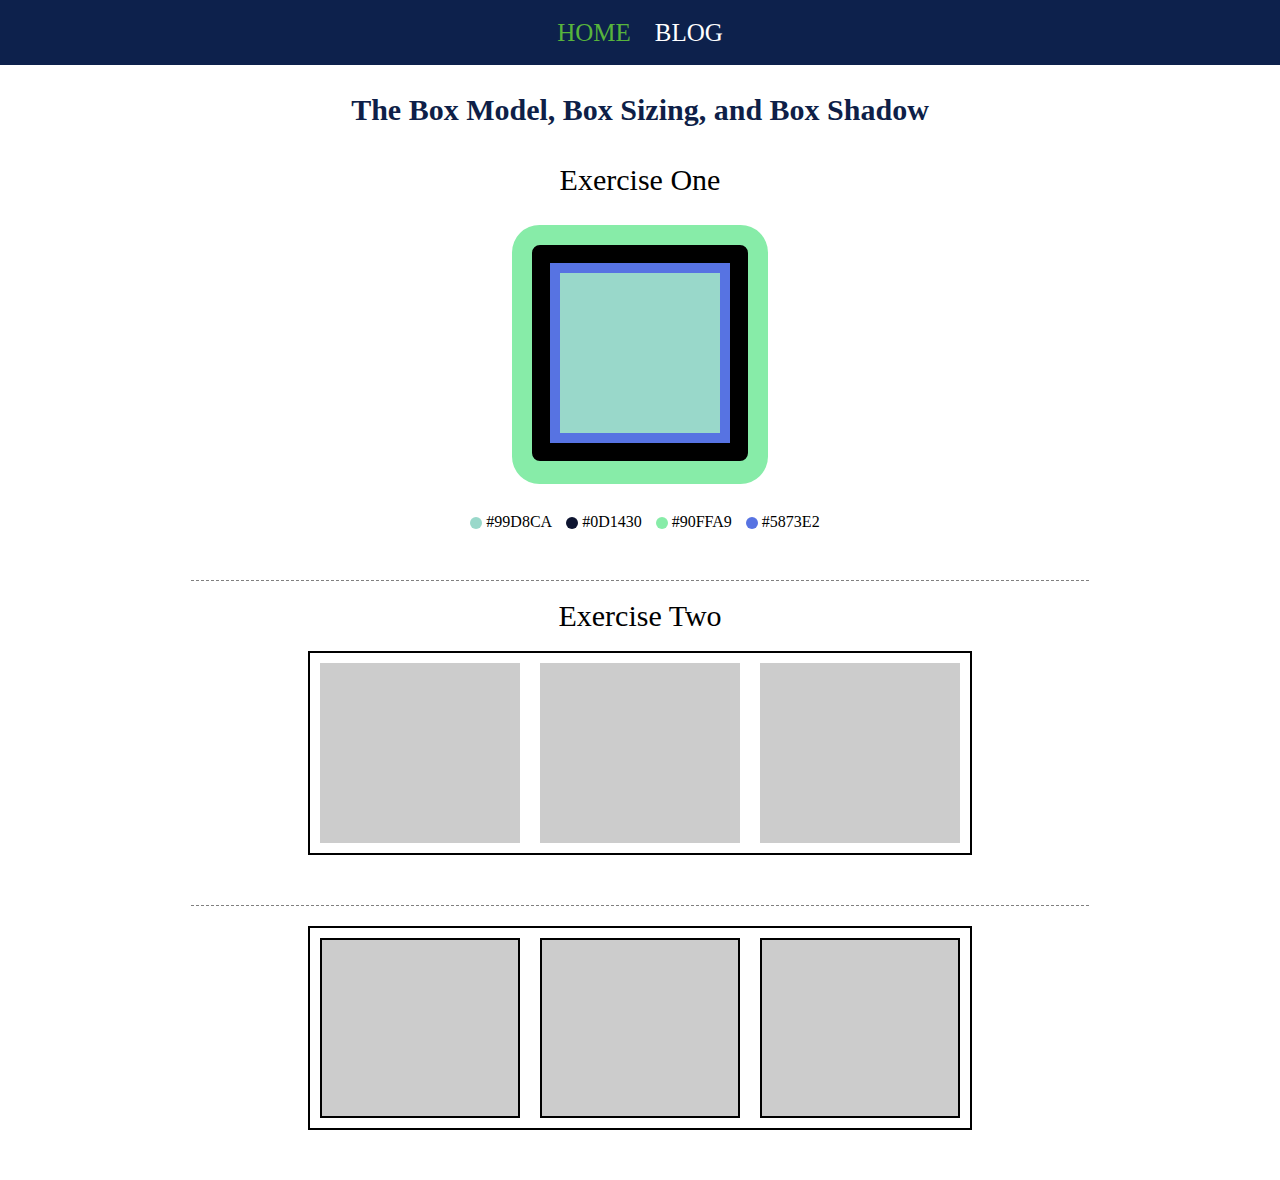
<file: index.html>
<!DOCTYPE html>
<html lang="en">
  <head>
    <meta charset="UTF-8">
    <meta http-equiv="X-UA-Compatible" content="IE=edge">
    <meta name="viewport" content="width=device-width, initial-scale=1.0">
    <title>Home Page</title>
    <link rel="stylesheet" href="./Assets/style-sheet/syle.css">
  </head>
  <body>
    <header class="background">
      <div class="centre"> 
        <a class="first-page" href="./index.html">Home</a>
        <a class="second-page" href="./blog.html" target="_blank">Blog</a>
      </div>
    </header>
    <main>
      <section class="first-section">
        <div class="heading">
          <h3>The Box Model, Box Sizing, and Box Shadow</h3>
        </div>
        <div class="para">  
          <h4>Exercise One</h4>
        </div>
        <div>
          <div class="outline" >
            <div class="box">
              <span></span>
            </div>
          </div>
        </div>  
        <div class="circle-container">
          <div class="content">
            <span class="small-circle "></span>
            <span>#99D8CA</span>
          </div>
          <div class="content">
            <span class="small-circle circle-two"></span>
            <span>#0D1430</span>
          </div>
          <div class="content">
            <span class="small-circle circle-three"></span>
            <span>#90FFA9</span>
          </div>
          <div class="content">
            <span class="small-circle circle-four"></span>
            <span>#5873E2</span>
          </div>
        </div>
      </section>
      <section>
			  <hr>
				<div class="exercise-two">
          <h4>Exercise Two<h4>
        </div>
				<div class="with-border">
				  <div class="three-box"></div>
					<div class="three-box"></div>
					<div class="three-box"></div>
				</div>
		  </section>	
			<section>
			  <hr>
				<div class="with-border">
				  <div class="three-box inline-border"></div>
					<div class="three-box inline-border"></div>
					<div class="three-box inline-border"></div>
					</div>
				</div>
			</section>	
    </main> 
  </body>
</html>
</file>
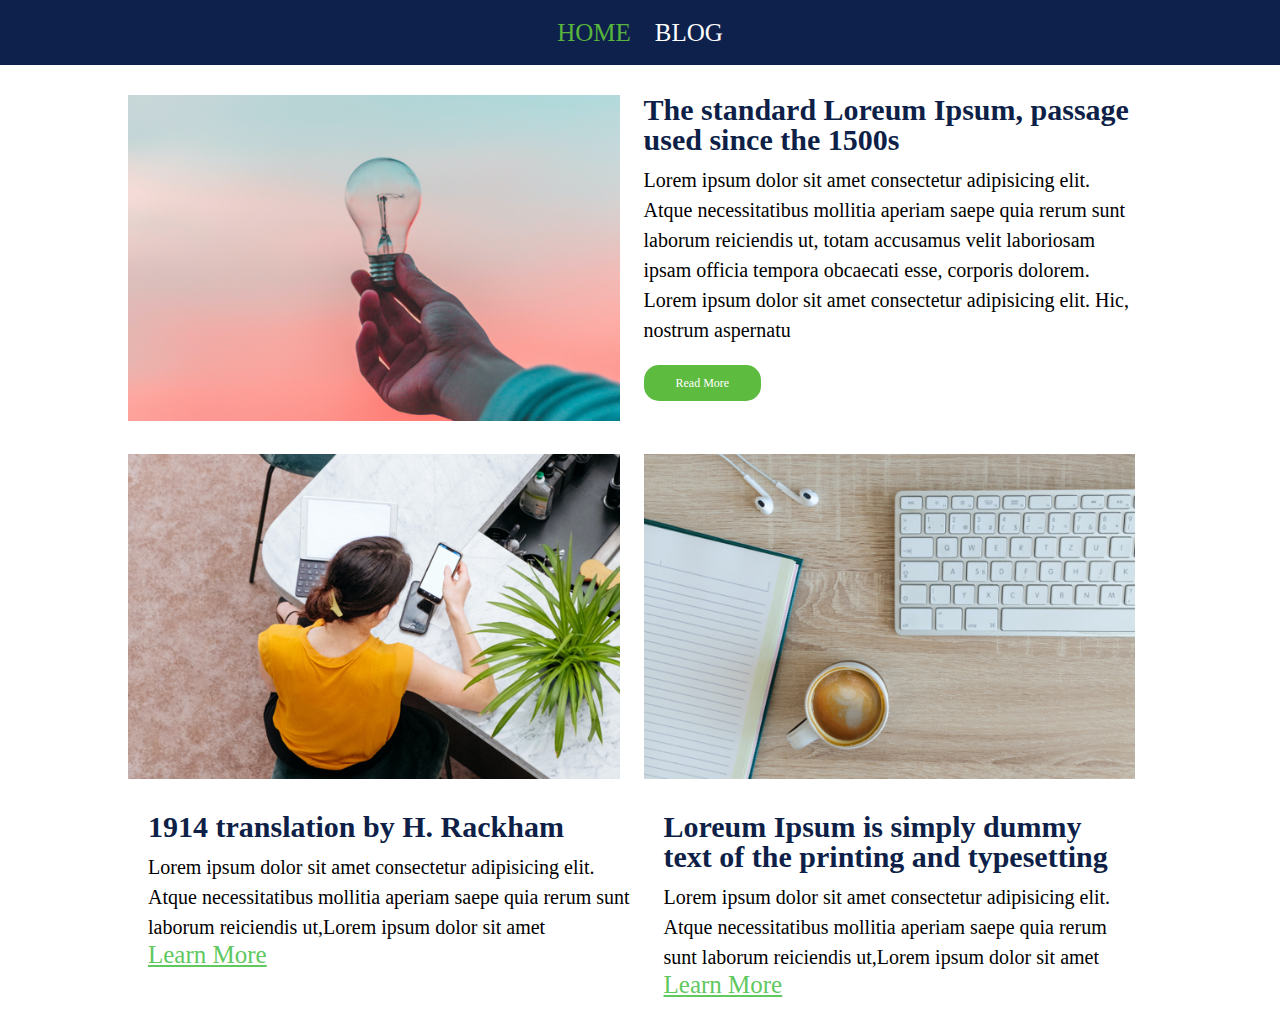
<file: blog.html>
<!DOCTYPE html>
<html lang="en">
	<head>
		<meta charset="UTF-8">
		<meta http-equiv="X-UA-Compatible" content="IE=edge">
		<meta name="viewport" content="width=device-width, initial-scale=1.0">
		<title>Blog Page</title>
		<link rel="stylesheet" href="./Assets/style-sheet/syle.css">
	</head>
	<body>
		<header class="background">
    	<div class="centre"> 
    	<a class="first-page" href="./index.html">Home</a>
    	<a class="second-page" href="./blog.html" target="_blank">Blog</a>
    	</div>
		</header>
		<main>
			<article class="container">
				<div class="image-one">
					<img src="./Assets/Media/pic01.png" alt="A bulb">
				</div>
				<div class="article">
					<h3>
						The standard Loreum Ipsum, passage used since the 1500s
          </h3>
					<p>
						Lorem ipsum dolor sit amet consectetur adipisicing elit. Atque necessitatibus mollitia aperiam saepe quia rerum sunt laborum reiciendis ut, 
						totam accusamus velit laboriosam ipsam officia tempora obcaecati esse, corporis dolorem. Lorem ipsum dolor sit amet consectetur adipisicing elit. Hic, 
						nostrum aspernatu
					</p>
          <a class="btn">read more</a>
				</div>	
				<div class="image-one image-two">
					<img src="./Assets/Media/pic03.png" alt="girl">
				</div>
				<div class="image-one image-three">
					<img src="./Assets/Media/pic02.png" alt="coffee">
				</div>
				<div class="article article-two">
					<h3>
						1914 translation by H. Rackham
					</h3>
					<p>
						Lorem ipsum dolor sit amet consectetur adipisicing elit. Atque necessitatibus mollitia aperiam saepe quia rerum sunt laborum reiciendis ut,Lorem ipsum dolor sit amet 
					</p>
          <a class="bottom" href="Learn More">Learn More</a>
				</div>	
				<div class="article article-three">	
					<h3>
						Loreum Ipsum is simply dummy text of the printing and typesetting 
					</h3>
					<p>
						Lorem ipsum dolor sit amet consectetur adipisicing elit. Atque necessitatibus mollitia aperiam saepe quia rerum sunt laborum reiciendis ut,Lorem ipsum dolor sit amet 
					</p>
          <a class="bottom" href="Learn More">Learn More</a>
				</div>	
			</article>
    </main>
	</body>
</html>
</file>
<file: Assets/style-sheet/syle.css>
/* http://meyerweb.com/eric/tools/css/reset/ 
   v2.0 | 20110126
   License: none (public domain)
*/

html, body, div, span, applet, object, iframe,
h1, h2, h3, h4, h5, h6, p, blockquote, pre,
a, abbr, acronym, address, big, cite, code,
del, dfn, em, img, ins, kbd, q, s, samp,
small, strike, strong, sub, sup, tt, var,
b, u, i, center,
dl, dt, dd, ol, ul, li,
fieldset, form, label, legend,
table, caption, tbody, tfoot, thead, tr, th, td,
article, aside, canvas, details, embed, 
figure, figcaption, footer, header, hgroup, 
menu, nav, output, ruby, section, summary,
time, mark, audio, video {
	margin: 0;
	padding: 0;
	border: 0;
	font-size: 100%;
	font: inherit;
	vertical-align: baseline;
}
/* HTML5 display-role reset for older browsers */
article, aside, details, figcaption, figure, 
footer, header, hgroup, menu, nav, section {
	display: block;
}
body {
	line-height: 1;
}
ol, ul {
	list-style: none;
}
blockquote, q {
	quotes: none;
}
blockquote:before, blockquote:after,
q:before, q:after {
	content: '';
	content: none;
}
table {
	border-collapse: collapse;
	border-spacing: 0;
}
 
/* css style of page one */

.background{
  background-color: rgb(13,33,76);
  padding: 20px;
}
.centre{
  text-align: center;
}
.first-page{
  color: rgb(88,180,60);
  font-size: 25px;
  text-decoration: none;
  text-transform: uppercase;
  margin-right: 10px;
}
.second-page{
  color: rgb(255,255,255);
  font-size: 25px;
  text-decoration: none;
  text-transform: uppercase;
  margin-left: 10px;
}
.first-section{
  text-align: center;
}
.heading{
  font-size: 50px;
  padding: 30px;
}
.para{
  font-size: 30px;
  margin-bottom: 30px;
}
.box{
  border-radius: 8px;
  width: 180px;
  height: 180px;
  display: inline-block;
  background-color:rgb(153,216,202);
  border:18px solid black;
  box-shadow: inset 0 0 0 10px rgb(87,115,226);
}
.outline{
  box-shadow: 0 0 0 20px rgb(135,236,168);
  display: inline-block;
  background-color: rgb(135,236,168);
  border-radius: 10px;
  margin-top: 20px;
}
.circle-container{
	text-align: center;
	margin: 50px 0;
}
.content{
	display: inline-block;
	margin-left: 10px;
}
.small-circle{
	width:12px;
	height: 12px;
	border-radius: 50%;
	background-color: rgb(153,216,202);
	display: inline-block;
	vertical-align: middle;
}
.circle-two{
	background-color: rgb(13,20,48);
}
.circle-three{
	background-color: rgb(135,236,168);
}
.circle-four{
	background-color:rgb(87,115,226);
}
hr{
  border: 1px dashed grey;
	border-top: none;
	width: 70%;
	margin: 0 auto;
	margin-top: 30px;
}
.exercise-two{
	text-align: center;
	font-size: 30px;
	margin-top: 20px;
}
.with-border{
	width: 660px;
	border: 2px solid black;
	margin: 0 auto;
	margin-top: 20px;
  margin-bottom: 50px;
	font-size: 0px;
}
.three-box{
	width: 200px;
	height: 180px;
	background-color:rgb(204,204,204);
	display: inline-block;
	margin: 10px;
}
.inline-border{
	border: 2px solid black;
	box-sizing: border-box;
} 

/* page two css  */


.container{
  width: 80%;
  margin: 0 auto;
  margin-top: 30px;
  margin-bottom: 30px;
}
img {
  width: 100%;
}
.image-one{ 
  width: 48%;  
  display: inline-block;
}
.article{
  width: 48%;
  display: inline-block;
  vertical-align: top;
  margin-left:20px ;
}
h3{
  font-size: 30px;
  font-weight: 900;
  color: rgb(14,31,72);
  margin-bottom: 10px;
}
p{
  font-size: 20px;
  line-height: 1.5
}
.btn{
  display: inline-block;
  font-size: 12px;
  padding: 12px 32px;
  text-decoration: none;
  border-radius: 15px;
  color: white;
  background-color: rgb(93,188,63);
  vertical-align: auto;
  text-transform: capitalize;
  margin-top: 20px;
}
.image-two{
  margin-top: 30px;
}
.image-three{
  margin-left: 20px;
}
.article-two{
  margin-top: 30px;
  display: inline-block;
}
.article-three{
  display: inline-block;
  width: 45%;
  margin-top: 30px;
}
.bottom{
  font-size: 25px;
  color: rgb(95,200,95);
}
</file>
